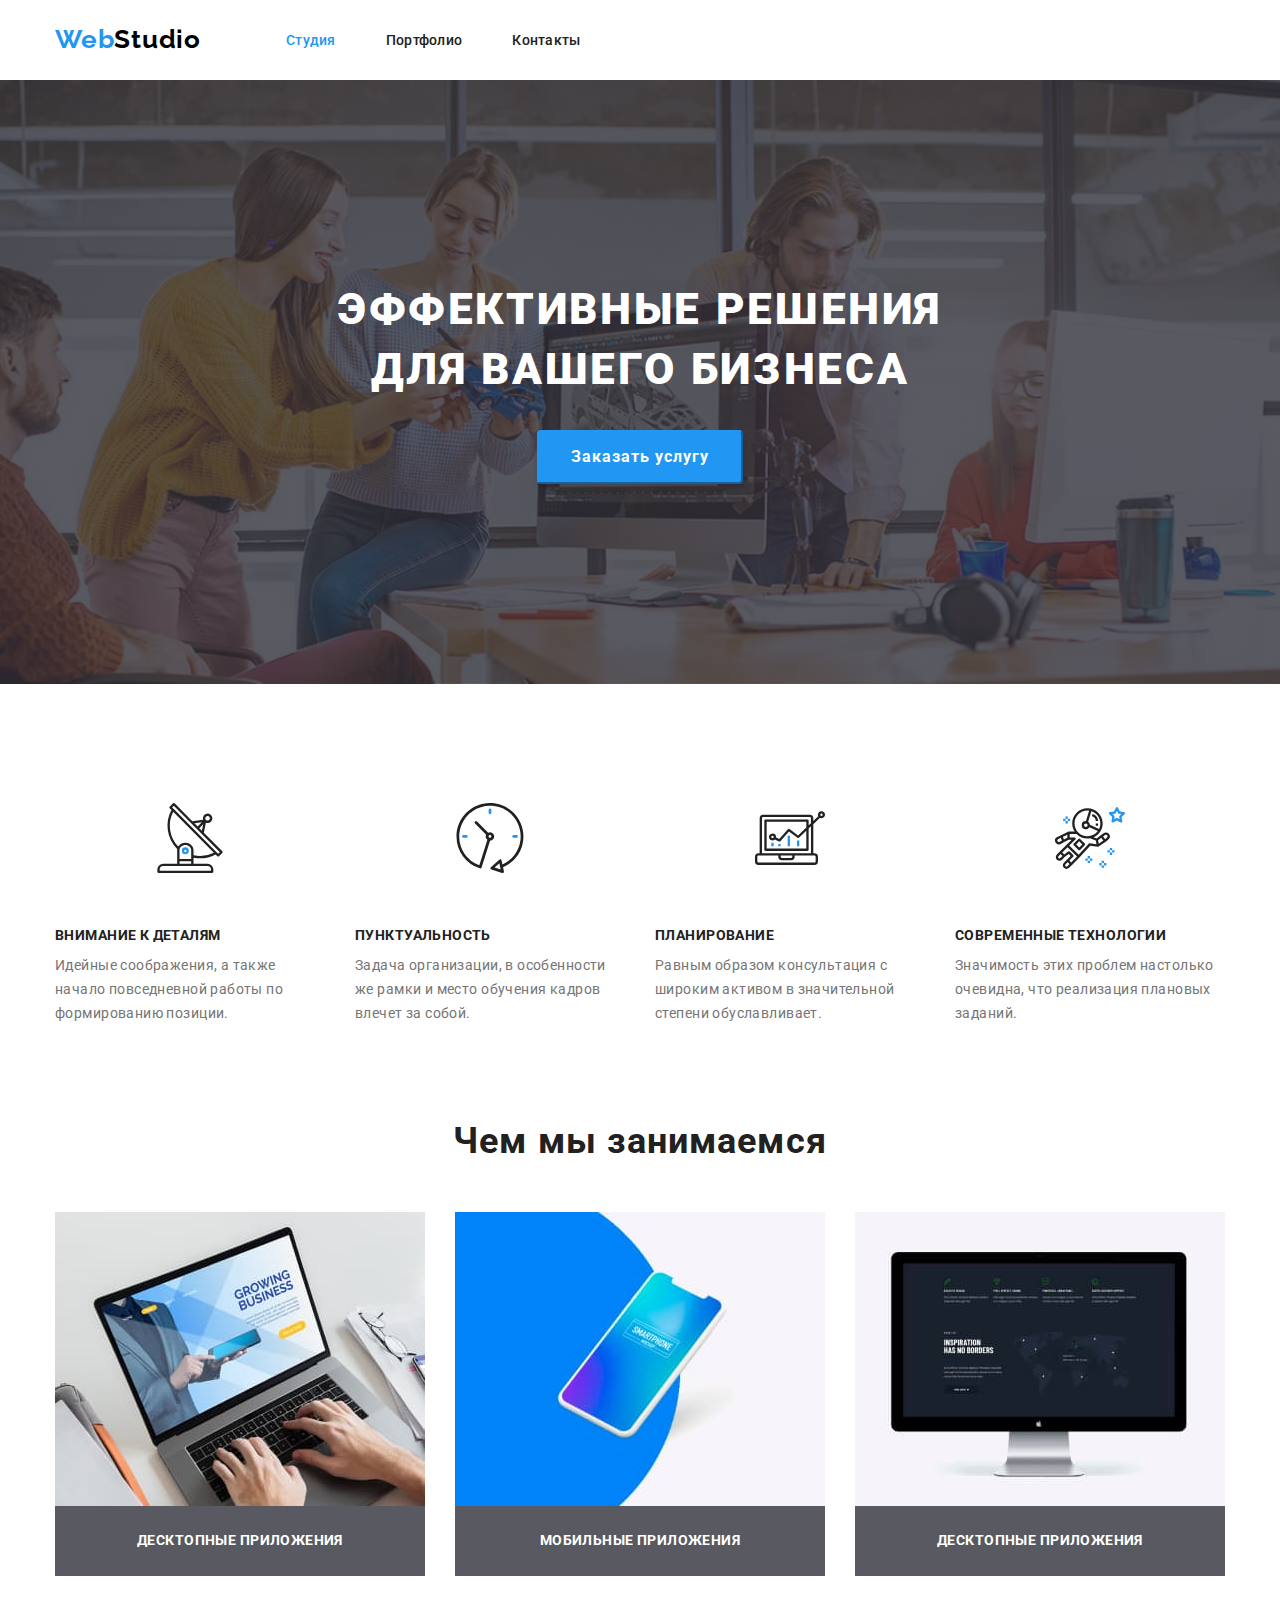
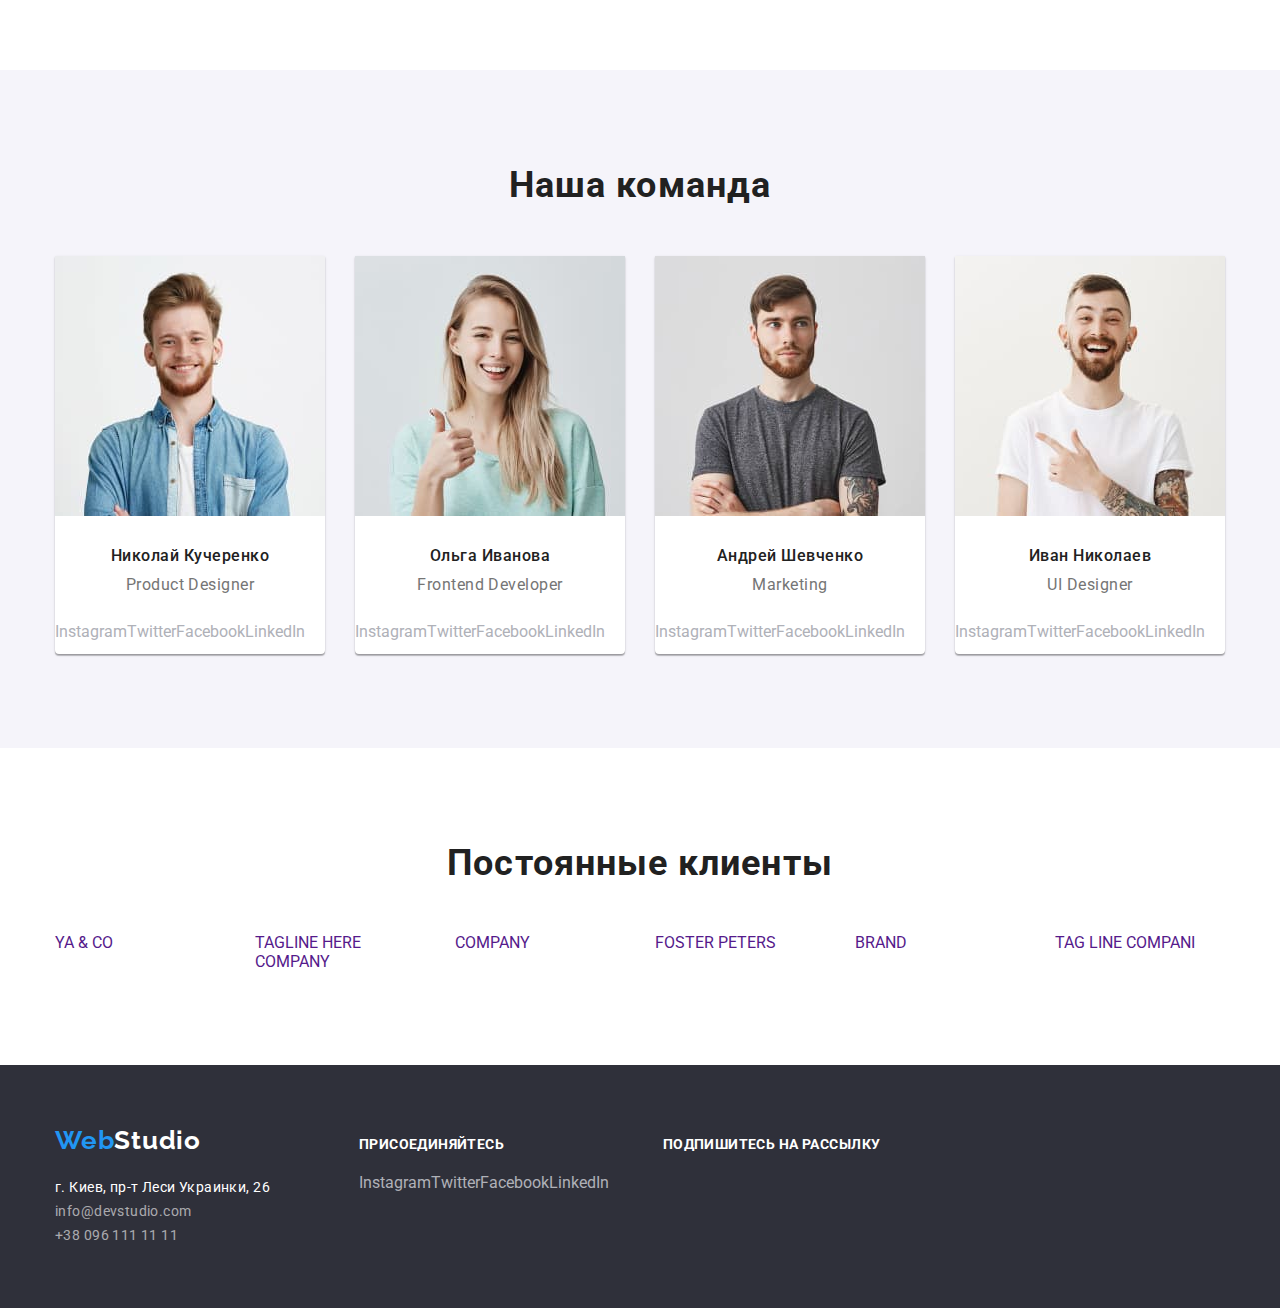
<file: index.html>
<!DOCTYPE html>
<html lang="ru">
  <head>
    <meta charset="UTF-8" />
    <meta name="viewport" content="width=device-width, initial-scale=1.0" />
    <title>WebStudio</title>
    <link href="https://fonts.googleapis.com/css2?family=Raleway:wght@700&family=Roboto:wght@400;500;700&display=swap" rel="stylesheet">
    <link rel="stylesheet" href="https://cdnjs.cloudflare.com/ajax/libs/modern-normalize/0.7.0/modern-normalize.min.css">
    <link rel="stylesheet" href="./css/styles.css" />
  </head>
  <body>
    <!--Верхняя линия-->
    <header>
      <div class="conteiner">
        <div class="header">
          <nav class="navigation">
            <a href="./index.html">
              <p class="logo"><span class="logo-color">Web</span>Studio</p>
            </a>
            <ul class="list nav">
              <li class="nav-item"><a href="./index.html" class="nav-link current">Студия</a></li>
              <li class="nav-item"><a href="./portfolio.html" class="nav-link">Портфолио</a></li>
              <li class="nav-item"><a href="" class="nav-link">Контакты</a></li>
            </ul> 
          </nav>
          <address class="address">
            <ul class="list contact">
              <li class="nav-item">
                <a href="mailto:info@devstudio.com" class="link-contact"><source media="(min-width: )" srcset=""><svg>
                  <use href="."></use>
                </svg>info@devstudio.com</a>
              </li>
              <li class="nav-item">
                <a href="tel:+380961111111" class="link-contact">+38 096 111 11 11</a>
              </li>
            </ul>
          </address>
        </div>
      </div>
    </header>
    <main>
      <!--Шапка-->
      <section class="hero">
        <div class=" conteiner hero-box">
          <h1 class="hero-title">Эффективные решения для вашего бизнеса</h1>
          <button class="button primary">Заказать услугу</button>
        </div>
      </section>
      <!--Особенности-->
      <section>
        <div class="conteiner">
          <div class="box first">
            <h2 class="visually-hidden">Особенности</h2>
            <ul class="list  list-box">
              <li class="item-box">
                <div class="img-box">
                  <img src="./images/os-antenna.svg" alt="Антенна" width="70" height="70"/>
                </div>
                <h3 class="features-title">Внимание к деталям</h3>
                <p class="features-text">
                  Идейные соображения, а также начало повседневной работы по
                  формированию позиции.
                </p>
              </li>
              <li class="item-box">
                <div class="img-box">
                  <img src="./images/os-clock.svg" alt="Часы" width="70" height="70" />
                </div>
                <h3 class="features-title">Пунктуальность</h3>
                <p class="features-text">
                 Задача организации, в особенности же рамки и место обучения кадров
                  влечет за собой.
                </p>
               </li>
              <li class="item-box">
                <div class="img-box">
                  <img src="./images/os-diagram.svg" alt="Диаграмма" width="70" height="70"/>
                </div>
                <h3 class="features-title">Планирование</h3>
                <p class="features-text">
                  Равным образом консультация с широким активом в значительной
                  степени обуславливает.
                </p>
              </li>
              <li class="item-box">
                <div class="img-box">
                  <img src="./images/os-astronaut.svg" alt="Астронавт" width="70" height="70"/>
                </div>
               <h3 class="features-title">Современные технологии</h3>
                <p class="features-text">
                  Значимость этих проблем настолько очевидна, что реализация
                  плановых заданий.
                </p>
              </li>
            </ul> 
          </div>
        </div>
      </section>
      <!--Чем мы занимаемся-->
      <section>
        <div class="conteiner">
          <div class="box">
            <h2 class="section-title">Чем мы занимаемся</h2>
            <ul class="list list-box">
              <li class="example-box">
                <img src="./images/chmz-leptop.jpg" alt="ноутбук на столе" width="370" height="294"/>
                <div class="ex-text-box">
                  <p class="example-text">Десктопные приложения</p>
                </div>
              </li>
              <li class="example-box">
                <img src="./images/chmz-mobile.jpg" alt="мобильный телефон" width="370" height="294"/>
                <div class="ex-text-box">
                  <p class="example-text">Мобильные приложения</p>
                </div>
              </li>
              <li class="example-box">
                <img src="./images/chmz-monitor.jpg" alt="монитор" width="370" height="294"/>
                <div class="ex-text-box">
                  <p class="example-text">Десктопные приложения</p>
                </div>
              </li>
            </ul>
           </div>
        </div>
      </section>
      <!--Наша команда-->
      <section class="section-team">
        <div class="conteiner">
          <div class="box">
            <h2 class="section-title">Наша команда</h2>
            <ul class="list list-box">
              <li class="item-box team-box">
                <img src="./images/team-nikolay.jpg" alt="фото продукт дизайнера" width="270" height="260"/>
                <h3 class="team-title">Николай Кучеренко</h3>
                <p lang="en" class="team-text">Product Designer</p>
                <ul class="list social-list">
                  <li><a href="" target="_blank" rel="noopener noreferrer" aria-label="ссылка на Instagram" class="social-link">Instagram</a></li>
                  <li><a href="" target="_blank" rel="noopener noreferrer" aria-label="ссылка на Twitter" class="social-link">Twitter</a></li>
                  <li><a href="" target="_blank" rel="noopener noreferrer" aria-label="ссылка на Facebook" class="social-link">Facebook</a></li>
                  <li><a href="" target="_blank" rel="noopener noreferrer" aria-label="ссылка на LinkedIn" class="social-link">LinkedIn</a></li>
                </ul>
              </li>
              <li class="item-box team-box">
                <img src="./images/team-olga.jpg" alt="фото разработчика" width="270" height="260"/>
                <h3 class="team-title">Ольга Иванова</h3>
                <p lang="en" class="team-text">Frontend Developer</p>
                <ul class="list social-list">
                  <li><a href="" target="_blank" rel="noopener noreferrer" aria-label="ссылка на Instagram" class="social-link">Instagram</a></li>
                  <li><a href="" target="_blank" rel="noopener noreferrer" aria-label="ссылка на Twitter" class="social-link">Twitter</a></li>
                  <li><a href="" target="_blank" rel="noopener noreferrer" aria-label="ссылка на Facebook" class="social-link">Facebook</a></li>
                  <li><a href="" target="_blank" rel="noopener noreferrer" aria-label="ссылка на LinkedIn" class="social-link">LinkedIn</a></li>
                </ul>
              </li>
              <li class="item-box team-box">
                <img src="./images/team-andrey.jpg" alt="фото маркетолога" width="270" height="260"/>
                <h3 class="team-title">Андрей Шевченко</h3>
                <p lang="en" class="team-text">Marketing</p>
                <ul class="list social-list">
                  <li><a href="" target="_blank" rel="noopener noreferrer" aria-label="ссылка на Instagram" class="social-link">Instagram</a></li>
                  <li><a href="" target="_blank" rel="noopener noreferrer" aria-label="ссылка на Twitter" class="social-link">Twitter</a></li>
                  <li><a href="" target="_blank" rel="noopener noreferrer" aria-label="ссылка на Facebook" class="social-link">Facebook</a></li>
                  <li><a href="" target="_blank" rel="noopener noreferrer" aria-label="ссылка на LinkedIn" class="social-link">LinkedIn</a></li>
                </ul>
              </li>
              <li class="item-box team-box">
                <img src="./images/team-ivan.jpg" alt="фото" width="270" height="260"/>
                <h3 class="team-title">Иван Николаев</h3>
                <p lang="en" class="team-text">UI Designer</p>
                <ul class="list social-list">
                  <li class="social-item"><a href="" target="_blank" rel="noopener noreferrer" aria-label="ссылка на Instagram" class="social-link">Instagram</a></li>
                  <li class="social-item"><a href="" target="_blank" rel="noopener noreferrer" aria-label="ссылка на Twitter" class="social-link">Twitter</a></li>
                  <li class="social-item"><a href="" target="_blank" rel="noopener noreferrer" aria-label="ссылка на Facebook" class="social-link">Facebook</a></li>
                  <li class="social-item"><a href="" target="_blank" rel="noopener noreferrer" aria-label="ссылка на LinkedIn" class="social-link">LinkedIn</a></li>
                </ul>
              </li>
            </ul>
          </div>
        </div> 
      </section>
      <!--Постоянные клиенты-->
      <section>
        <div class="conteiner">
          <div class="box">
            <h2 class="section-title">Постоянные клиенты</h2>
            <ul class="list clients">
              <li class="clients-item"><a href="" aria-label="ссылка на YA & CO">YA & CO</a></li>
              <li class="clients-item"><a href="" aria-label="ссылка на TAGLINE HERE COMPANY">TAGLINE HERE COMPANY</a></li>
              <li class="clients-item"><a href="" aria-label="ссылка на COMPANY">COMPANY</a></li>
              <li class="clients-item"><a href="" aria-label="ссылка на FOSTER PETERS">FOSTER PETERS</a> </li>
              <li class="clients-item"><a href="" aria-label="ссылка на BRAND">BRAND</a></li>
              <li class="clients-item"><a href="" aria-label="ссылка на TAG LINE COMPANI">TAG LINE COMPANI</a></li>
            </ul>
          </div>
        </div>
      </section>
    </main>
    <!--Подвал-->
    <footer class="footer">
      <div class="conteiner footer-conteiner">
        <div class="f-box-one">
          <a href="./index.html">
            <p class="logo footer"><span class="logo-color">Web</span>Studio</p>
          </a>
          <address>
            <p class="address-text">
              г. Киев, пр-т Леси Украинки, 26<br />
              <a href="mailto:info@devstudio.com">info@devstudio.com</a><br />
              <a href="tel:+380961111111">+38 096 111 11 11</a>
            </p>
          </address>
        </div>
        <div class="f-box-one">
          <b class="bold">присоединяйтесь</b>
          <ul class="list f-cocials">
            <li><a href="" target="_blank" rel="noopener noreferrer" aria-label="ссылка на Instagram" class="social-link">Instagram</a></li>
            <li><a href="" target="_blank" rel="noopener noreferrer" aria-label="ссылка на Twitter" class="social-link">Twitter</a></li>
            <li><a href="" target="_blank" rel="noopener noreferrer" aria-label="ссылка на Facebook" class="social-link">Facebook</a></li>
            <li><a href="" target="_blank" rel="noopener noreferrer" aria-label="ссылка на LinkedIn" class="social-link">LinkedIn</a></li>
          </ul>
        </div>
        <div class="f-box-two">
          <b class="bold">Подпишитесь на рассылку</b>
        </div>
      </div>
    </footer>
  </body>
</html>
</file>
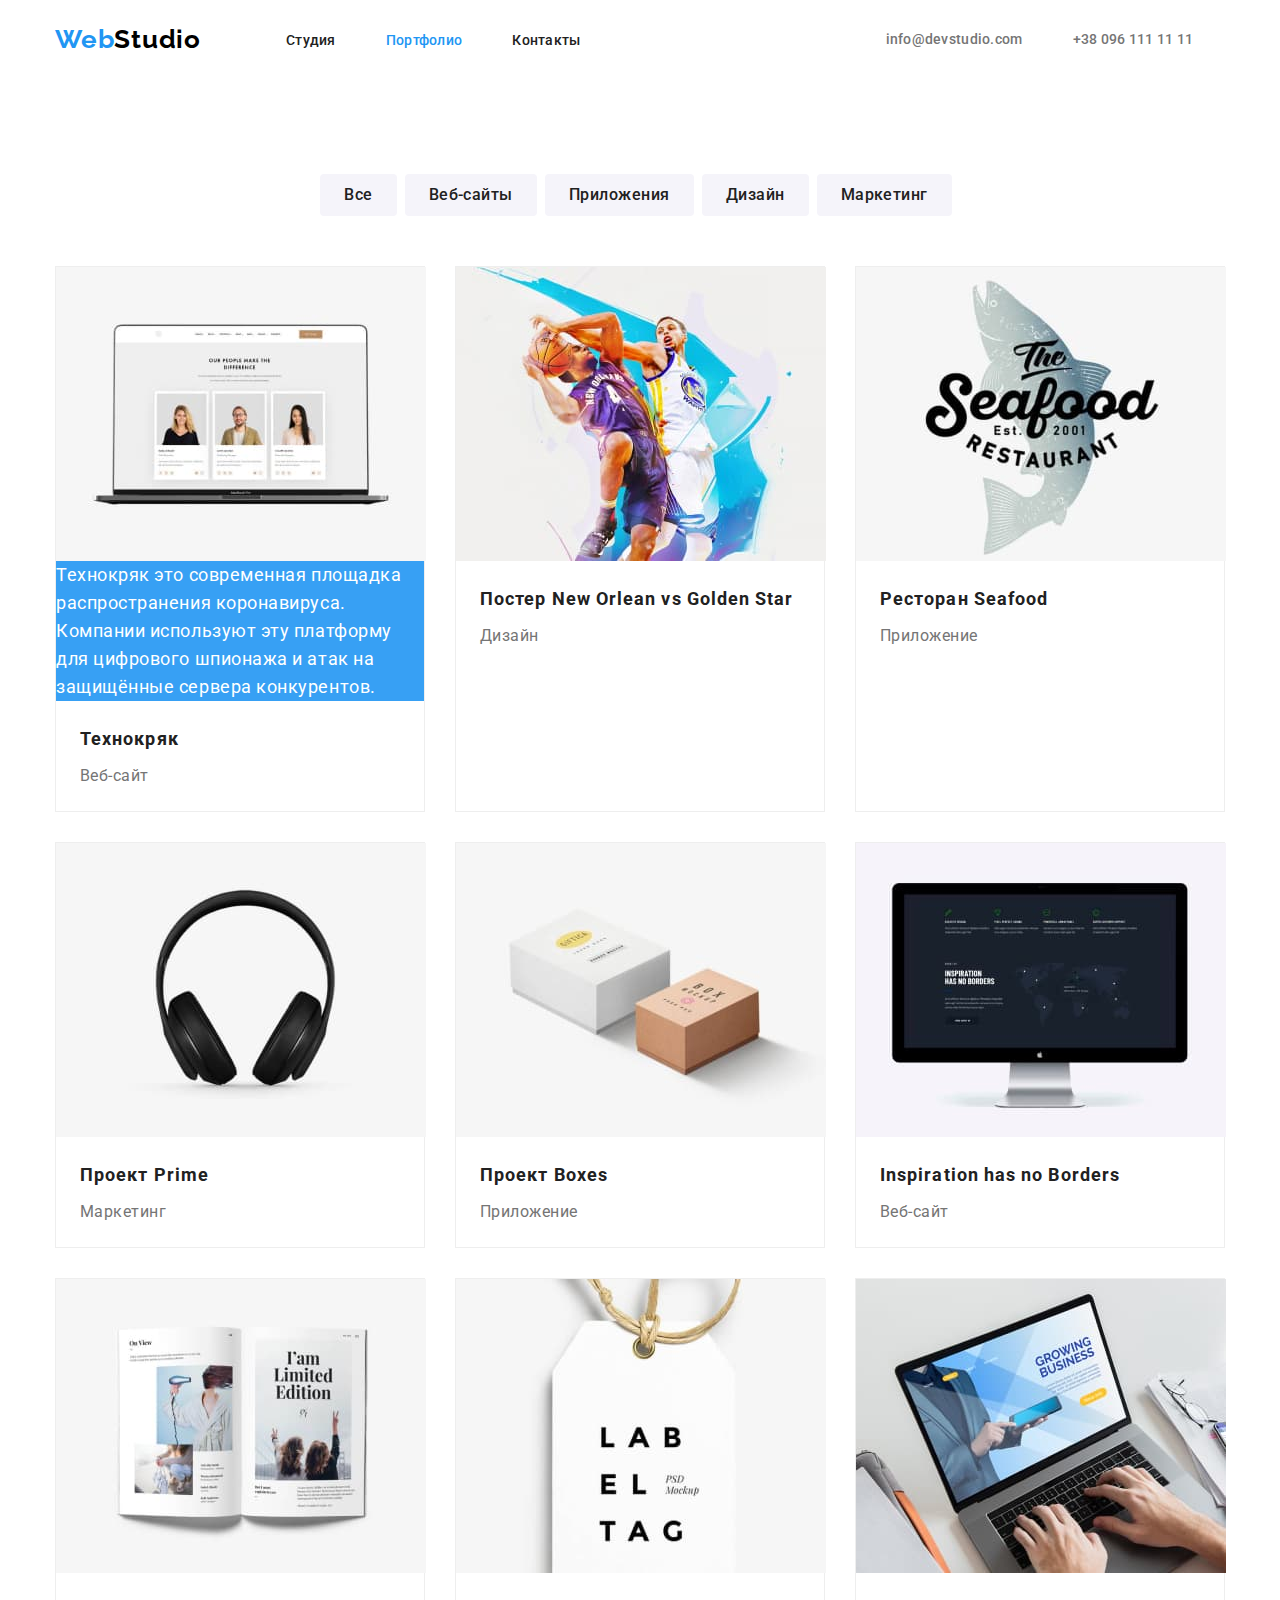
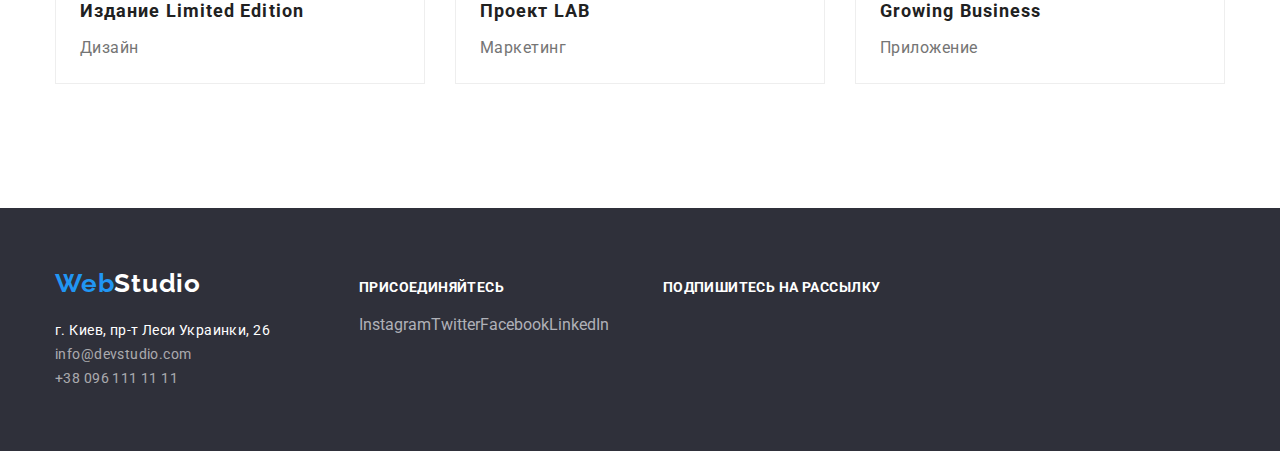
<file: portfolio.html>
<!DOCTYPE html>
<html lang="ru">
  <head>
    <meta charset="UTF-8" />
    <meta name="viewport" content="width=device-width, initial-scale=1.0" />
    <title>Portfolio</title>
    <link rel="stylesheet" href="https://fonts.googleapis.com/css2?family=Raleway:wght@700&family=Roboto:wght@400;500;700&display=swap" >
    <link rel="stylesheet" href="https://cdnjs.cloudflare.com/ajax/libs/modern-normalize/0.7.0/modern-normalize.min.css">
    <link rel="stylesheet" href="./css/styles.css"/>
  </head>
  <body>
    <!--Верхняя линия-->
    <header>
      <div class="conteiner">
        <div class="header">
          <nav class="navigation">
            <a href="./index.html">
              <p class="logo"><span class="logo-color">Web</span>Studio</p>
            </a>
            <ul class="list nav">
              <li class="nav-item"><a class="nav-link" href="./index.html">Студия</a></li>
              <li class="nav-item"><a class="nav-link current" href="./portfolio.html">Портфолио</a></li>
              <li class="nav-item"><a class="nav-link" href="">Контакты</a></li>
            </ul>
          </nav>
          <address class="address">
            <ul class="list contact">
              <li class="nav-item">
                <a href="mailto:info@devstudio.com" class="link-contact">info@devstudio.com</a>
              </li>
              <li class="nav-item">
                <a href="tel:+380961111111" class="link-contact">+38 096 111 11 11</a>
              </li>
            </ul>
          </address>
        </div>
      </div>
    </header>
    <main>
        <section class="conteiner portfolio-conteiner ">
          <h1 hidden>Портфолио</h1>
            <ul class="list btn-list">
              <li><button type="button" class="button secondary">Все</button></li>
              <li><button type="button" class="button secondary">Веб-сайты</button></li>
              <li><button type="button" class="button secondary">Приложения</button></li>
              <li><button type="button" class="button secondary">Дизайн</button></li>
              <li><button type="button" class="button secondary">Маркетинг</button></li>
            </ul>
            <ul class="list prtfl-list-box">
              <li class="prtfl-item-box">
                <a href="">
                  <img src="./images/portfolio/tehnokryak.jpg" alt="ноутбук с изображением рабочего стола" width="370" height="294">
                  <p class="hover-kard">Технокряк это современная площадка распространения коронавируса. Компании используют эту платформу для цифрового шпионажа и атак на защищённые сервера конкурентов.</p>
                  <h2 class="title-card">Технокряк</h2>
                  <p class="text-card">Веб-сайт</p>
                </a>
              </li>
              <li class="prtfl-item-box">
                <a href="">
                  <img src="./images/portfolio/new-orlean-vs-golden-star.jpg" alt="игра баскетбол" width="370" height="294">
                  <h2 class="title-card">Постер New Orlean vs Golden Star</h2>
                  <p class="text-card">Дизайн</p>
                </a>
              </li>
              <li class="prtfl-item-box">
                <a href="">
                  <img src="./images/portfolio/seafood.jpg" alt="Ресторан Seafood" width="370" height="294">
                  <h2 class="title-card">Ресторан Seafood</h2>
                  <p class="text-card">Приложение</p>
                </a>
              </li>
              <li class="prtfl-item-box">
                <a href="">
                  <img src="./images/portfolio/prime.jpg" alt="наушники" width="370" height="294">
                  <h2 class="title-card">Проект Prime</h2>
                  <p class="text-card">Маркетинг</p>
                </a>
              </li>
              <li class="prtfl-item-box">
                <a href="">
                  <img src="./images/portfolio/boxes.jpg" alt="коробки" width="370" height="294">
                  <h2 class="title-card">Проект Boxes</h2>
                  <p class="text-card">Приложение</p>
                </a>
              </li>
              <li class="prtfl-item-box">
                <a href="">
                  <img src="./images/portfolio/inspiration-has-no-borders.jpg" alt="карта мира на мониторе" width="370" height="294">
                  <h2 class="title-card">Inspiration has no Borders</h2>
                  <p class="text-card">Веб-сайт</p>
                </a>
              </li>
              <li class="prtfl-item-box">
                <a href="">
                  <img src="./images/portfolio/limited-edition.jpg" alt="журнал лимитед эдишн" width="370" height="294">
                  <h2 class="title-card">Издание Limited Edition</h2>
                  <p class="text-card">Дизайн</p>
                </a>
              </li>
              <li class="prtfl-item-box">
                <a href="">
                  <img src="./images/portfolio/lab.jpg" alt="ярлык" width="370" height="294">
                  <h2 class="title-card">Проект LAB</h2>
                  <p class="text-card">Маркетинг</p>
                </a>
              </li>
              <li class="prtfl-item-box">
                <a href="">
                  <img src="./images/portfolio/growing-business.jpg" alt="ноутбук с заставкой приложения гроуинг бизнес" width="370" height="294">
                  <h2 class="title-card">Growing Business</h2>
                  <p class="text-card">Приложение</p>
                </a>
              </li>
            </ul>
        </section>
    </main>
    <!--Подвал-->
    <footer class="footer">
      <div class="conteiner footer-conteiner">
        <div class="f-box-one">
          <a href="./index.html">
            <p class="logo footer"><span class="logo-color">Web</span>Studio</p>
          </a>
          <address>
            <p class="address-text">
              г. Киев, пр-т Леси Украинки, 26<br>
              <a href="mailto:info@devstudio.com">info@devstudio.com</a><br>
              <a href="tel:+380961111111">+38 096 111 11 11</a>
            </p>
          </address>
        </div>
        <div class="f-box-one">
          <b class="bold">присоединяйтесь</b>
          <ul class="list f-cocials"> 
            <li><a href="" target="_blank" rel="noopener noreferrer" aria-label="ссылка на Instagram" class="social-link">Instagram</a></li>
            <li><a href="" target="_blank" rel="noopener noreferrer" aria-label="ссылка на Twitter" class="social-link">Twitter</a></li>
            <li><a href="" target="_blank" rel="noopener noreferrer"  aria-label="ссылка на Facebook" class="social-link">Facebook</a></li>
            <li><a href="" target="_blank" rel="noopener noreferrer" aria-label="ссылка на LinkedIn"  class="social-link">LinkedIn</a></li>
          </ul>
        </div>
        <div class="f-box-two">
          <b class="bold">Подпишитесь на рассылку</b>
        </div>
      </div>
    </footer>
  </body>
</html>
</file>
<file: css/styles.css>
:root {
    --primary-text-color: #757575;
    --title-text-color: #212121;
    --accent-color: #2196F3;
    --accent-bcg-color: rgba(33, 150, 243, 0.9);
    --primary-white-color: #FFFFFF;
    --primary-black-color: #000000;
    --hero-bcg-color: rgba(47, 48, 58, 0.8);
    --team-link-color: #AFB1B8;
    --social-link-color: rgba(255, 255, 255, 0.1);
    --footer-bcg-color: #2F303A;
}
html {
    box-sizing: border-box;
}

*,
*::before,
*::after {
    box-sizing: inherit;
}

body {
    margin: 0;
    background-color: var(--primary-white-color);
    color: var(--primary-text-color);
    font-family: Roboto, sans-serif;  
}

a {
    text-decoration: none;
}
h1,
h2,
h3,
p {
    margin: 0;
    padding: 0;
}
img {
    display: block;
}

.list {
    list-style: none;
    margin: 0;
    padding: 0;
}


.conteiner {
    width: 1200px;
    margin: 0 auto;
    padding: 0 15px;
}

.visually-hidden {
    position: absolute !important;
    clip: rect(1px, 1px, 1px, 1px);
    padding: 0 !important;
    border: 0 !important;
    height: 1px !important;
    width: 1px !important;
    overflow: hidden;
}
/* Студия-главная страница */

/* лого - верхняя линия */

.header {
    display: flex;
    align-items: center;
    padding: 24px 0;
    height: 80px;
    
}
.navigation {
    display: flex;
    margin-right: 305px;
}

.logo {
    margin: 0;

    color: var(--primary-black-color);

    font-family: Raleway;  
    font-weight: 700;
    font-size: 26px;
    line-height: 1.2;
    letter-spacing: 0.03em;
}

.logo-color {
    color: var(--accent-color);
}

/* верхняя линия-навигация сайта */

.nav {
    display: flex;
    align-items: center;
    margin: 0 0 0 85px;
}
.nav-item:not(:last-child) {
    margin-right: 50px;
}

.nav-link {
    color: var(--title-text-color);

    font-family: Roboto, sans-serif;
    font-style: normal;
    font-weight: 500;
    font-size: 14px;
    line-height: 1.14;
    letter-spacing: 0.02em;
}

.nav-link:hover,
.nav-link:focus {
    color: var(--accent-color);
}

.nav-link.current {
    color: var(--accent-color);
}
.address {
    display: flex;
    justify-content: end;
}

.contact {
    display: flex;
    align-items: center;
    justify-content: end;
}

.link-contact {
    display: flex;
    color: var(--primary-text-color);

    font-family: Roboto, sans-serif;
    font-style: normal;
    font-weight: 500;
    font-size: 14px;
    line-height: 1.14;
    letter-spacing: 0.02em;    
}

.link-contact:hover,
.link-contact:focus {
    color: var(--accent-color);
}

/*  секция шапка-hero*/

.hero {
    max-width: 1600px;
    min-height: 600px;
    background-image: linear-gradient(to right, rgba(47, 48, 58, 0.8), rgba(47, 48, 58, 0.8)), 
    url(../images/hero-img.jpg);
    background-color: var(--hero-bcg-color);
    background-position: center;
    background-size: cover;
    text-align: center;
}

.hero-box {
   padding: 200px;
}
.hero-title {
    width: 696px;
    height: 120px;
    margin-top: 0;
    margin-bottom: 30px;
    margin-right: auto;
    margin-left: auto;
    
    font-weight: 900;
    font-size: 44px;
    color: var(--primary-white-color);
    line-height: 1.36;
    text-align: center;
    letter-spacing: 0.06em;
    text-transform: uppercase;
}

.button.primary { 
    display: inline-block;
    min-width: 200px;
    padding-top: 10px;
    padding-bottom: 10px;
    padding-right: 32px;
    padding-left: 32px;
    

    color: var(--primary-white-color);
    background-color: var(--accent-color);
    border-color: var(--accent-color);
    box-shadow: 0px 4px 4px rgba(0, 0, 0, 0.15);
    border-radius: 4px;

    font-family: Roboto, sans-serif;
    font-weight: 700;
    font-size: 16px;
    line-height: 1.87;
    letter-spacing: 0.06em;
    cursor: pointer;
}

/* Общие  стили для секций*/
.box {
    padding-top: 94px;
    padding-bottom: 94px;
}

.box.first {
    padding-bottom: 0;
}

.list-box {
    display: flex;
}

.item-box {
    width: calc((100% - 30px*3)/4);
    margin-right: 30px;
}

.item-box:last-child {
    margin-right: 0;
}

.img-box {
    padding: 25px 100px;
    margin-bottom: 30px;
}
.section-title {
    margin: 0;
    margin-bottom: 50px;
    color: var(--title-text-color);

    font-weight: 700;
    font-size: 36px;
    line-height: 1.17;
    text-align: center;
    letter-spacing: 0.03em; 
}

.social-link {
    color: var(--team-link-color);
}
.social-link:last-child {
    margin-right: 0;
}

.social-link:hover,
.social-link:focus {
    color: var(--accent-color);
}

/*  секция Особенности */

.features-title {
    color: var(--title-text-color);
    margin: 0;
    margin-bottom: 10px;

    font-size: 14px;
    line-height: 1.14;
    text-transform: uppercase;
    letter-spacing: 0.03em;
}

.features-text {
    margin: 0;
    font-size: 14px;
    line-height: 1.71;
    letter-spacing: 0.03em;
}

/* секция-Чем мы занимаемся */

.example-box {
    width: calc((100% - 30px*2)/3);
    margin-right: 30px;
}

.example-box:last-child {
    margin-right: 0;
}

.example-text {
    margin: 0; 
    padding: 27px 0;
    color: var(--primary-white-color);
    background-color: rgba(47, 48, 58, 0.8);

    font-weight: 700;
    font-size: 14px;
    line-height: 1.14;
    text-align: center;
    letter-spacing: 0.03em;
    text-transform: uppercase;
}

/* секция -Наша команда */

.section-team {
    background-color: #F5F4FA;
}
.team-box {
    background: #FFFFFF;
    box-shadow: 
        0px 1px 3px rgba(0, 0, 0, 0.12), 
        0px 1px 1px rgba(0, 0, 0, 0.14),
        0px 2px 1px rgba(0, 0, 0, 0.2);
    border-radius: 0px 0px 4px 4px;
}
.team-title {  
    margin-top: 30px;
    margin-bottom: 0;
    color: var(--title-text-color); 

    font-weight: 500;
    font-size: 16px;
    line-height: 1.2;
    text-align: center;
    letter-spacing: 0.03em;
}

.team-text {
    margin-top: 10px;
    margin-bottom: 0;
    font-size: 16px;
    line-height: 1.2;
    text-align: center;
    letter-spacing: 0.03em;
}
.social-list {
    display: flex;
    align-items: center;
    height: 44px;
    margin-top: 16px;
}

.social-item {
    margin-right: 10;
} 

/* Постоянные клиенты */

.clients {
    display: flex;
}

.clients-item {
    width: calc((100% - 30px*5)/6);
    margin-right: 30px;
}

.clients-item:last-child {
    margin-right: 0;
}

/* Футер */

.footer {
    color: var(--primary-white-color);
    background-color: var(--footer-bcg-color);  
}

.footer-conteiner {
    display: flex;
}

.f-box-one {
    width: calc((100% - (30px + 15px))/4);
    padding-top: 60px;
    padding-bottom: 60px;
    margin-right: 30px;
}



.logo.footer {
    color: var(--primary-white-color);
    margin-top: 0;
    margin-bottom: 20px;
}

.address-text {
    font-family: Roboto, sans-serif;
    font-style: normal;
    font-size: 14px;
    line-height: 1.71;
    letter-spacing: 0.03em;
}

.address-text a {
    color: rgba(255, 255, 255, 0.6);
}

.address-text a:hover,
.address-text a:focus {
    color: var(--accent-color);
} 

.f-box-two {
    width: calc((100% - 15px)/2);
    padding-top: 60px;
    padding-bottom: 94px;
}

.bold {
    display: inline-block;
    margin-top: 12px;
    font-weight: 700;
    font-size: 14px;
    line-height: 1.14;
    letter-spacing: 0.03em;
    text-transform: uppercase;
}

.f-cocials {
    display: flex;
    margin-top: 20px;
}

/* Портфолио*/

.portfolio-conteiner {
    padding-top: 94px;
    padding-bottom: 94px;

}
.btn-list {
    display: flex;
    justify-content: center;
    margin-bottom: 50px;
}
.button.secondary {
    display: inline-block;
    min-width: 73px;
    margin-right: 8px;
    padding-top: 6px;
    padding-bottom: 6px;
    padding-right: 22px;
    padding-left: 22px;
    border-radius: 4px;
    border: 2px solid #F5F4FA;

    color: var(--title-text-color);
    background-color: #F5F4FA;

    font-family: Roboto, sans-serif;
    font-weight: 500;
    font-size: 16px;
    line-height: 1.62;
    letter-spacing: 0.03em;
    cursor: pointer;
}

.button.secondary:hover,
.button.secondary:focus {
    color: var(--primary-white-color);
    background-color: var(--accent-color);
}

.prtfl-list-box {
    display: flex;
    flex-wrap: wrap;
}
.prtfl-item-box {
    background: #FFFFFF;
    border: 1px solid #EEEEEE;

    width: calc((100% - 30px*2)/3);
    margin-right: 30px;
    margin-bottom: 30px;
    padding-bottom: 20px;
}
.prtfl-item-box:nth-last-child(3n+1) {
    margin-right: 0;
}

.title-card {
    margin-top: 20px;
    margin-bottom: 0;
    padding-left: 24px;
    padding-right: 24px;
    color: var(--title-text-color);

    font-weight: 700;
    font-size: 18px;
    line-height: 2.0;
    letter-spacing: 0.06em;
}

.text-card {
    margin-top: 4px;
    margin-bottom: 0;
    padding-left: 24px;
    padding-right: 24px;
    color: var(--primary-text-color);

    font-size: 16px;
    line-height: 1.87;
    letter-spacing: 0.03em; 
}

.hover-kard {
    color: var(--primary-white-color);
    background-color: var(--accent-bcg-color);
    
    font-size: 18px;
    line-height: 1.56; 
    letter-spacing: 0.03em;
 }
</file>
